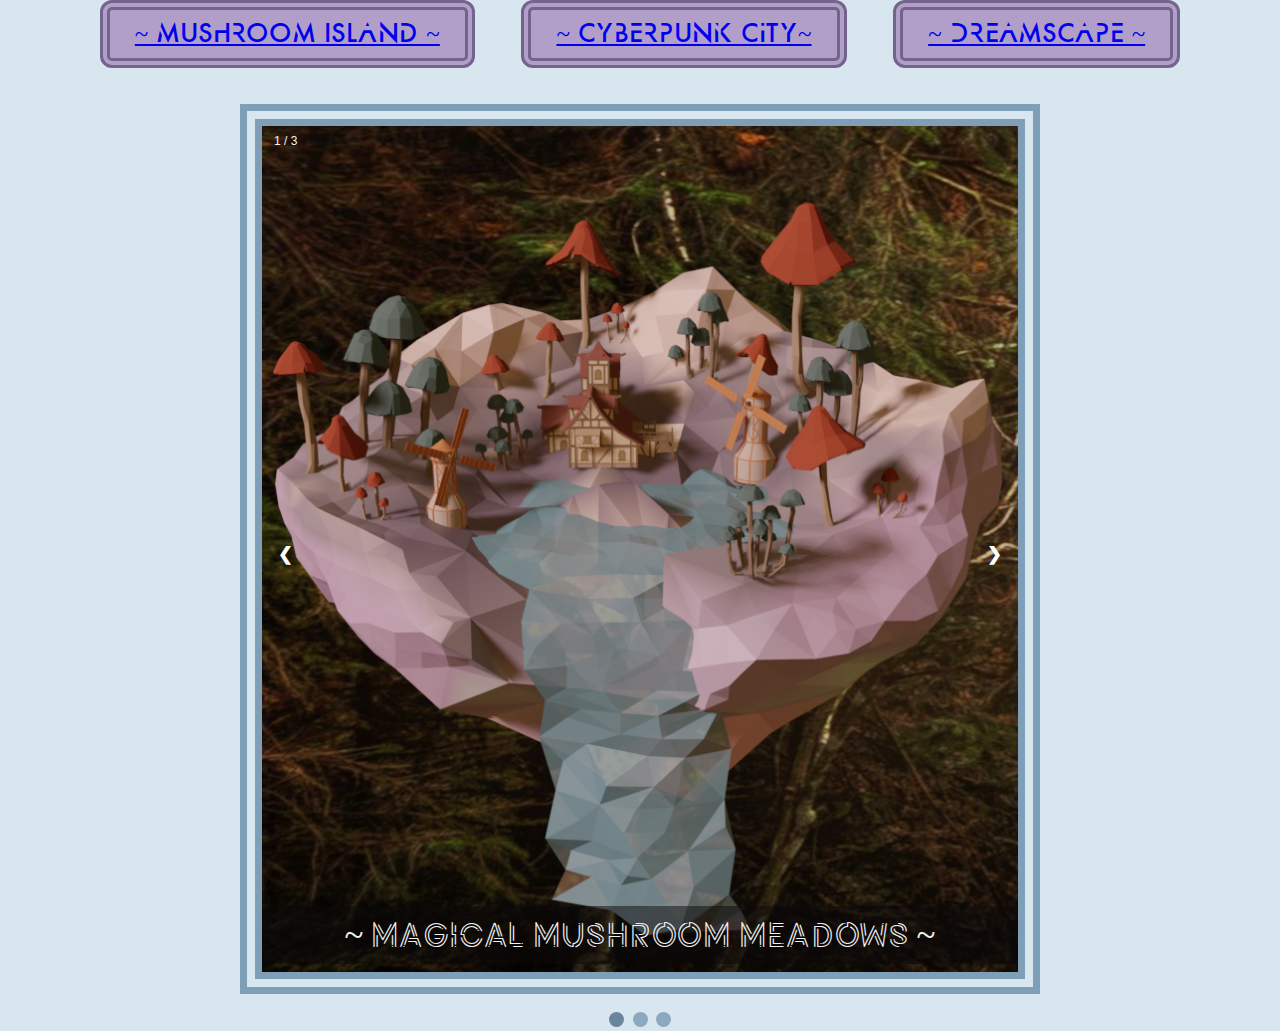
<file: 1MAIN.html>
<!DOCTYPE html>
<html>
  <head>
    <meta charset="utf-8">
    <meta name="viewport" content="width=device-width">
    <title>repl.it</title>
    <link href="1style.css" rel="stylesheet" type="text/css" />
    <style>
      body{
        background-color:#d8e6f0;
      }
      .p{
        cursor:pointer;
        text-decoration:none;
      }
    </style>
  </head>
  <body>
    <div class="wrapper">
      <button class = "shadow buttonDesign"><a href="mushroom.html">~ Mushroom Island ~</a></button>
      <p class="wire">--------------</p>
      <button class = "shadow buttonDesign"><a href="cyber.html" >~ Cyberpunk City~</a></button>
      <p class="wire">--------------</p>
      <button class = "shadow buttonDesign"><a href="dreams.html">~ Dreamscape ~</a></button>
  </div>
  <br>
<br>
<div class="slideshow-container">
<div class="mySlides fade">
  <div class="numbertext">1 / 3</div>
  <img src="mushroomResult.png" style="width:100%">
  <div class="text responsive"> ~ Magical Mushroom Meadows ~ </div>
</div>
<div class="mySlides fade">
  <div class="numbertext">2 / 3</div>
  <img src="cyberResult.png" style="width:100%">
  <div class="text responsive">~ Cyberpunk City ~</div>
</div>
<div class="mySlides fade">
  <div class="numbertext">3 / 3</div>
  <img src="dreamImage.png" style="width:100%">
  <div class="text responsive"> ~ Delightful Dreamscape  ~ </div>
</div>
<a class="prev" onclick="plusSlides(-1)">&#10094;</a>
<a class="next" onclick="plusSlides(1)">&#10095;</a>
</div>
<br>
<div style="text-align:center">
  <span class="dot" onclick="currentSlide(1)"></span> 
  <span class="dot" onclick="currentSlide(2)"></span> 
  <span class="dot" onclick="currentSlide(3)"></span> 
</div>
<script>
var slideIndex = 1;
showSlides(slideIndex);
function plusSlides(n) {
  showSlides(slideIndex += n);
}
function currentSlide(n) {
  showSlides(slideIndex = n);
}
function showSlides(n) {
  var i;
  var slides = document.getElementsByClassName("mySlides");
  var dots = document.getElementsByClassName("dot");
  if (n > slides.length) {slideIndex = 1}    
  if (n < 1) {slideIndex = slides.length}
  for (i = 0; i < slides.length; i++) {
      slides[i].style.display = "none";  
  }
  for (i = 0; i < dots.length; i++) {
      dots[i].className = dots[i].className.replace(" active", "");
  }
  slides[slideIndex-1].style.display = "block";  
  dots[slideIndex-1].className += " active";
}
</script>
</body>
</html>
</file>
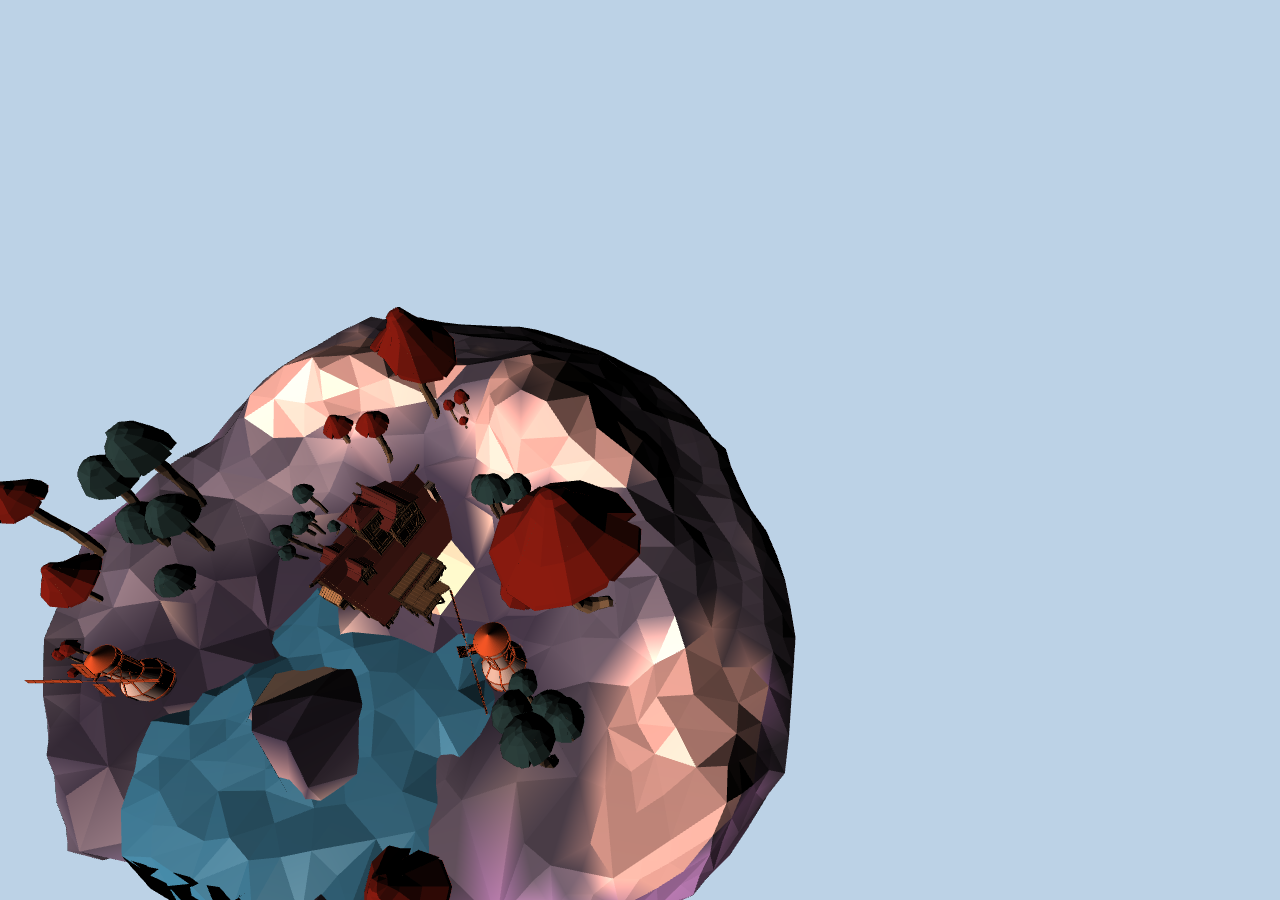
<file: indextrial2.html>
<!DOCTYPE html>
<html>
    <head>
        <!-- Required meta tags -->
        <meta charset="utf-8">
        <meta name="viewport" content="width=device-width, initial-scale=1">
        
        <!-- CSS -->
        <style>
            body{
                margin:0;
            }
            canvas{
                display:block;
            }
        </style>
        
        <title>3D Model</title>
    </head>
    <body>
        <!-- HTML -->
        <!-- JS -->
        <!-- <script src="three-2.js"></script> -->
        <script src="scr.js"></script>
        <script src="three.js"></script>
        <script type="module" src = "GLTFLoader.js"></script>
        <script type = "module" src="OrbitControls.js"></script>
        <script type="module">
            import {GLTFLoader} from "./GLTFLoader.js";
            var scene = new THREE.Scene();
            var camera = new THREE.PerspectiveCamera(75,window.innerWidth/window.innerHeight,0.1,1000)
            camera.position.set(10,30,20);
            var renderer = new THREE.WebGLRenderer({antialias: true});
            renderer.setSize(window.innerWidth,window.innerHeight);
            document.body.appendChild(renderer.domElement);
            window.addEventListener('resize', () => {
                renderer.setSize(window.innerWidth,window.innerHeight);
                camera.aspect = window.innerWidth / window.innerHeight;
                camera.updateProjectionMatrix();
            })
            
            var controls = new THREE.OrbitControls( camera, renderer.domElement );
            controls.enableDamping=true;
            controls.screenSpacePanning = false;
            controls.maxDistance = 30;
            controls.maxPolarAngle = Math.PI / 2.8;
            controls.update();
            // https://www.youtube.com/watch?v=cNCGdy8I8QQ
            
            var loader = new GLTFLoader();
            var obj;
            loader.load("magicIsland.glb", function(object){
                obj = object.scene;
                obj.position.z = 12.8971 ;
                obj.position.y = -3;
                obj.position.x = 0;
                scene.add(object.scene);
            });
            var spotLight = new THREE.SpotLight("#FFC19E")

            spotLight.position.set( 0.4982 , 70.32728 , 90.7961  );
            spotLight.power = 5;
			spotLight.angle = Math.PI / 1;
			spotLight.decay = -5;
			spotLight.distance = .2;
			spotLight.castShadow = true;

            scene.background = new THREE.Color("#BCD2E6");
            // var light = new THREE.AmbientLight("#FFC5B1");
            scene.add(spotLight);
            
            function render() {
                requestAnimationFrame(render);
                renderer.render(scene, camera);
                controls.update();
            }
            render();
            
        </script>
        
        
    </body>
</html>
</file>
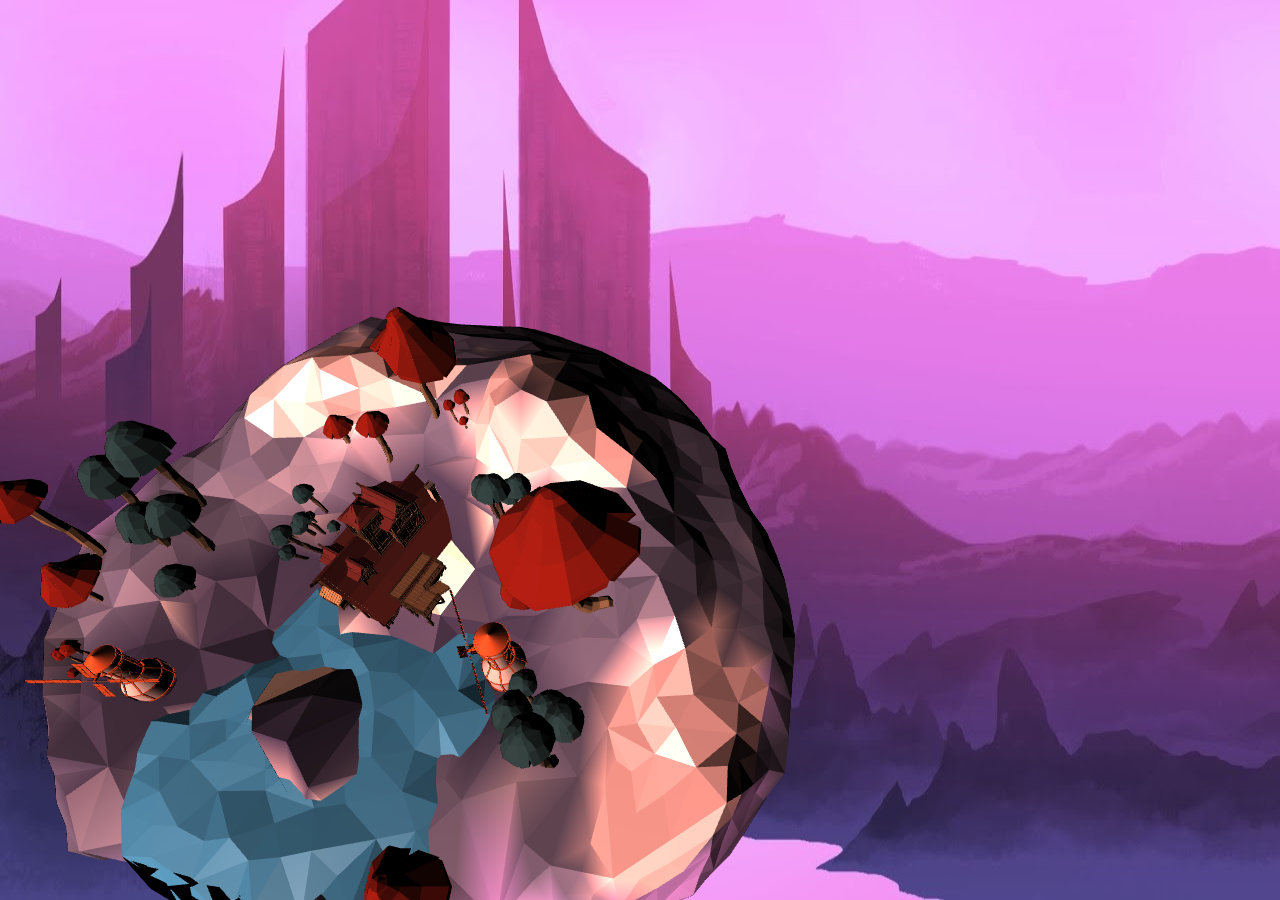
<file: mushroom.html>
<!DOCTYPE html>
<html>
    <head>
        <!-- Required meta tags -->
        <meta charset="utf-8">
        <meta name="viewport" content="width=device-width, initial-scale=1">
        
        <!-- CSS -->
        <style>
            body{
                margin:0;
            }
            canvas{
                display:block;
            }
            
        </style>
        
        <title>3D Model</title>
    </head>
    <body>
       <!-- MUSIC -->
        <script>
           function playMusic(){
              music.play();
            }   
            playMusic();
         </script>
        <audio id="music" loop src="mushroomIslandMusic.mp3" autoplay> </audio>
        
        
        <!-- HTML -->
        <!-- JS -->
        <!-- <script src="three-2.js"></script> -->
        
        <script src="scr.js"></script>
        <script src="three.js"></script>
        <script type="module" src = "GLTFLoader.js"></script>
        <script type = "module" src="OrbitControls.js"></script>
        <script type="module">
            import {GLTFLoader} from "./GLTFLoader.js";
            // Initial Setup
            var scene = new THREE.Scene();
            var camera = new THREE.PerspectiveCamera(75,window.innerWidth/window.innerHeight,0.1,1000)
            camera.position.set(10,30,20);
            var renderer = new THREE.WebGLRenderer({antialias: true});
            renderer.setSize(window.innerWidth,window.innerHeight);
            document.body.appendChild(renderer.domElement);
            window.addEventListener('resize', () => {
                renderer.setSize(window.innerWidth,window.innerHeight);
                camera.aspect = window.innerWidth / window.innerHeight;
                camera.updateProjectionMatrix();
            })
            
            // User Controls
            var controls = new THREE.OrbitControls( camera, renderer.domElement );
            controls.enableDamping=true;
            controls.screenSpacePanning = false;
            controls.maxDistance = 30;
            controls.minDistance = 25;
            controls.maxPolarAngle = Math.PI / 2.8;
            controls.update();
            // https://www.youtube.com/watch?v=cNCGdy8I8QQ
            
            
                

            
            // LOADER & Object
            var loader = new GLTFLoader();
            var obj;
            loader.load("magicIsland.glb", function(object){
                obj = object.scene;
                obj.position.z = 12.8971 ;
                obj.position.y = -3;
                obj.position.x = 0;
                scene.add(object.scene);
            });
            
            // Lighting
            var spotLight = new THREE.SpotLight("#ffa78a")

            spotLight.position.set( 0.4982 , 70.32728 , 90.7961  );
            spotLight.power = 6.5;
			spotLight.angle = Math.PI / 1;
			spotLight.decay = -20;
			spotLight.distance = 10;
			spotLight.castShadow = true;
    
            var imageLoader = new THREE.TextureLoader();
            const texture = imageLoader.load('imageBackground.jpg');
            scene.background = texture;
            
            scene.add(spotLight);
             
             
            // Final Render
            function render() {
                requestAnimationFrame(render);
                renderer.render(scene, camera);
                controls.update();
                camera.add( listener );
            }
            render();
            
            
        </script>
        
        
    </body>
</html>
</file>
<file: 1style.css>
.text{
  color: #e3e4ff;
  font-size:35px;
  font-family:pot;
  padding: 8px 12px;
  position: absolute;
  bottom: 8px;
  width: 100%;
  text-align: center;
  background-color:rgba(10, 8, 9, .5);
}
@font-face{
  font-family:pot;
  src: url("Potra.1.ttf")
}
@font-face{
  font-family:alp;
  src: url("alp.ttf")
}
* {box-sizing: border-box}
body {font-family: Verdana, sans-serif; margin:0}
.mySlides {display: none}
img {vertical-align: middle;}
.slideshow-container {
  max-width: 800px;
  position: relative;
  margin: auto;
  border-width:22px;
  border-color:#7f9fb8;
  border-style:double;
}
.prev, .next {
  cursor: pointer;
  position: absolute;
  top: 50%;
  width: auto;
  padding: 16px;
  margin-top: -22px;
  color: white;
  font-weight: bold;
  font-size: 18px;
  transition: 0.6s ease;
  border-radius: 0 3px 3px 0;
  user-select: none;
}
.next {
  right: 0;
  border-radius: 3px 0 0 3px;
}
.prev:hover, .next:hover {
  background-color: rgba(0,0,0,0.8);
}
.text{
  color: #f2f2f2;
  font-size:35px;
  font-family:pot;
  padding: 8px 12px;
  position: absolute;
  bottom: 8px;
  width: 100%;
  text-align: center;
  background-color:rgba(10, 8, 9, .5);
}

.numbertext {
  color: #f2f2f2;
  font-size: 12px;
  padding: 8px 12px;
  position: absolute;
  top: 0;
}
.dot {
  cursor: pointer;
  height: 15px;
  width: 15px;
  margin: 0 2px;
  background-color:#8ca9bf;
  border-radius: 50%;
  display: inline-block;
  transition: background-color 0.6s ease;
}
.active, .dot:hover {
  background-color: #68859c;
}
.fade {
  -webkit-animation-name: fade;
  -webkit-animation-duration: 1.5s;
  animation-name: fade;
  animation-duration: 1.5s;
}
@-webkit-keyframes fade {
  from {opacity: .4} 
  to {opacity: 1}
}
@keyframes fade {
  from {opacity: .4} 
  to {opacity: 1}
}
.wire{
  visibility:hidden;
  font-size:10px;
}
.shadow:hover {
  box-shadow: 0 12px 16px 0 rgba(196, 191, 222, 0.781),0 17px 50px 0 rgba(127, 125, 181, 0.884);
}
.buttonDesign{
  background-color: #b19fc9;
  border-style:double;
  border-width:10px;
  border-color:#74638a;
  padding:10px 25px;
  font-size:25px;
  font-family:alp;
  border-radius:12px;
  cursor:pointer;
}
.wrapper {
  display: flex;
  justify-content: center;
  cursor:pointer;
  text-decoration:none;
}
</file>
